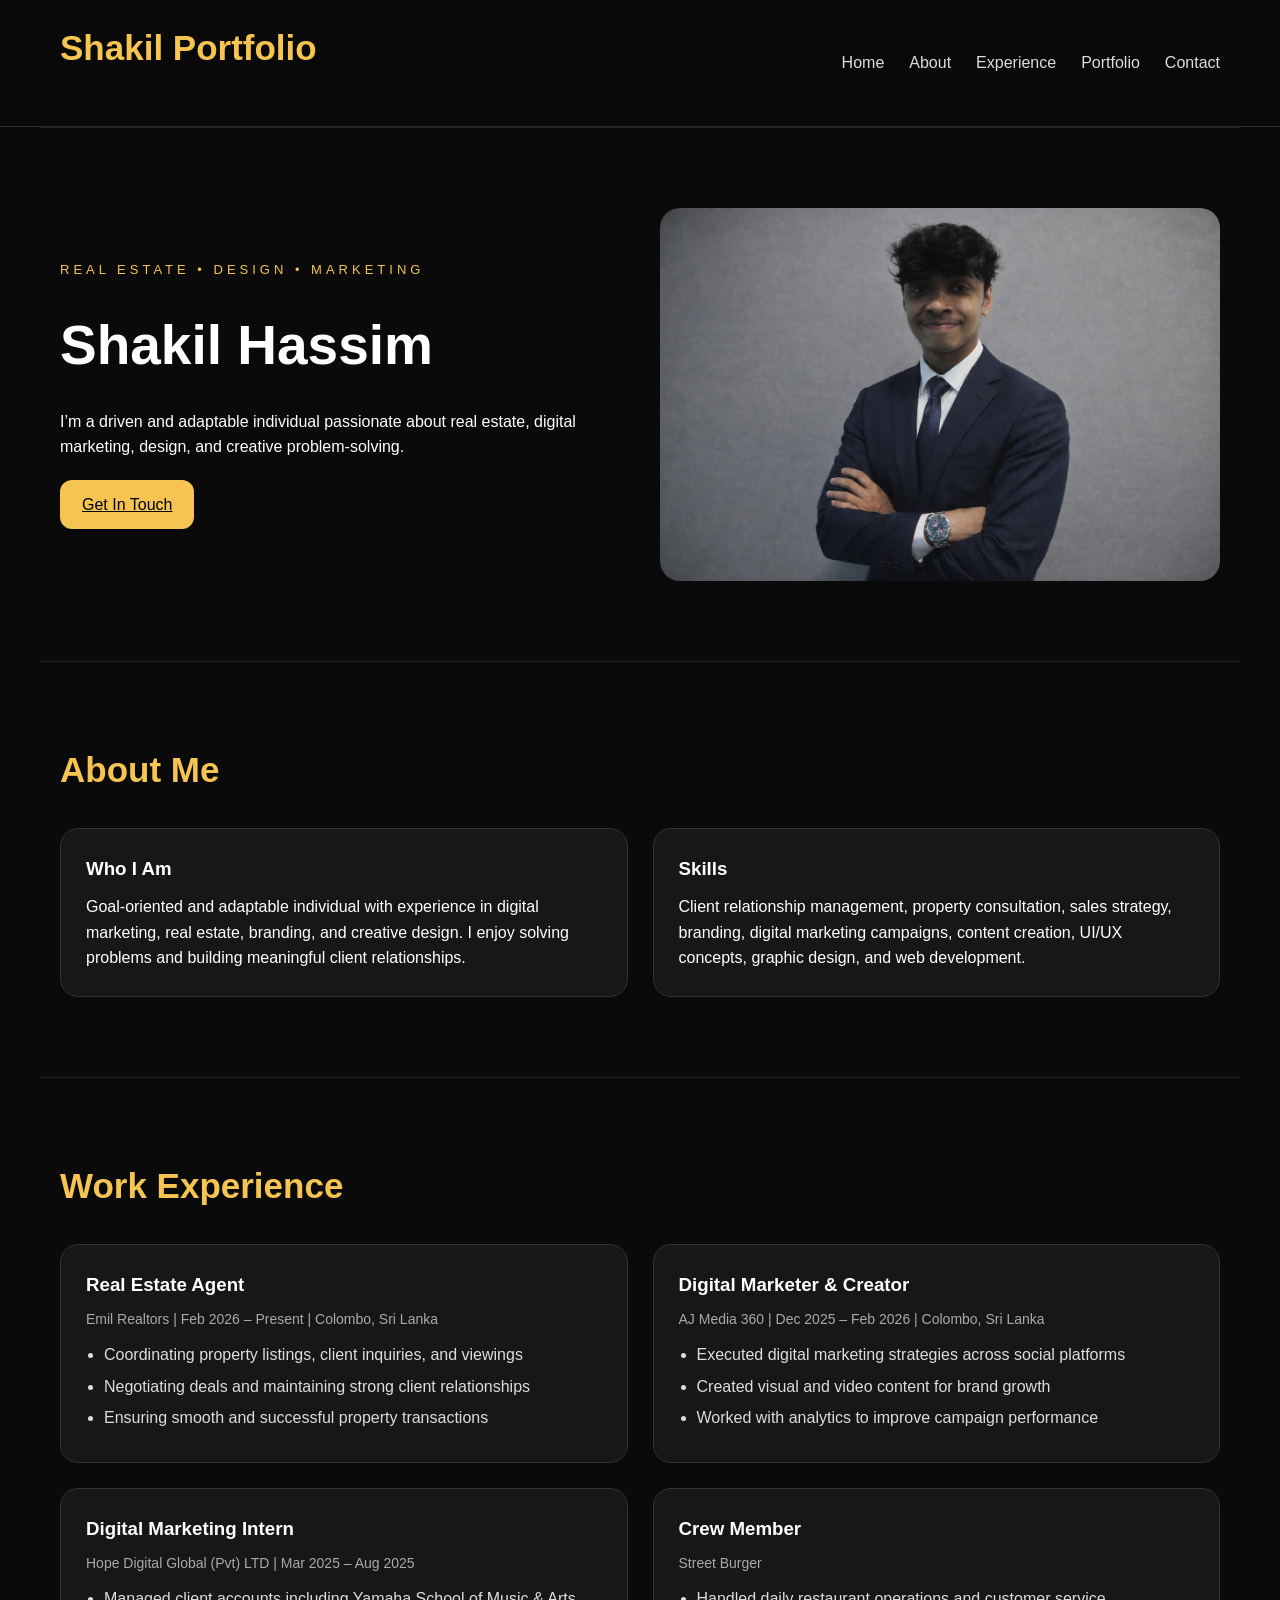
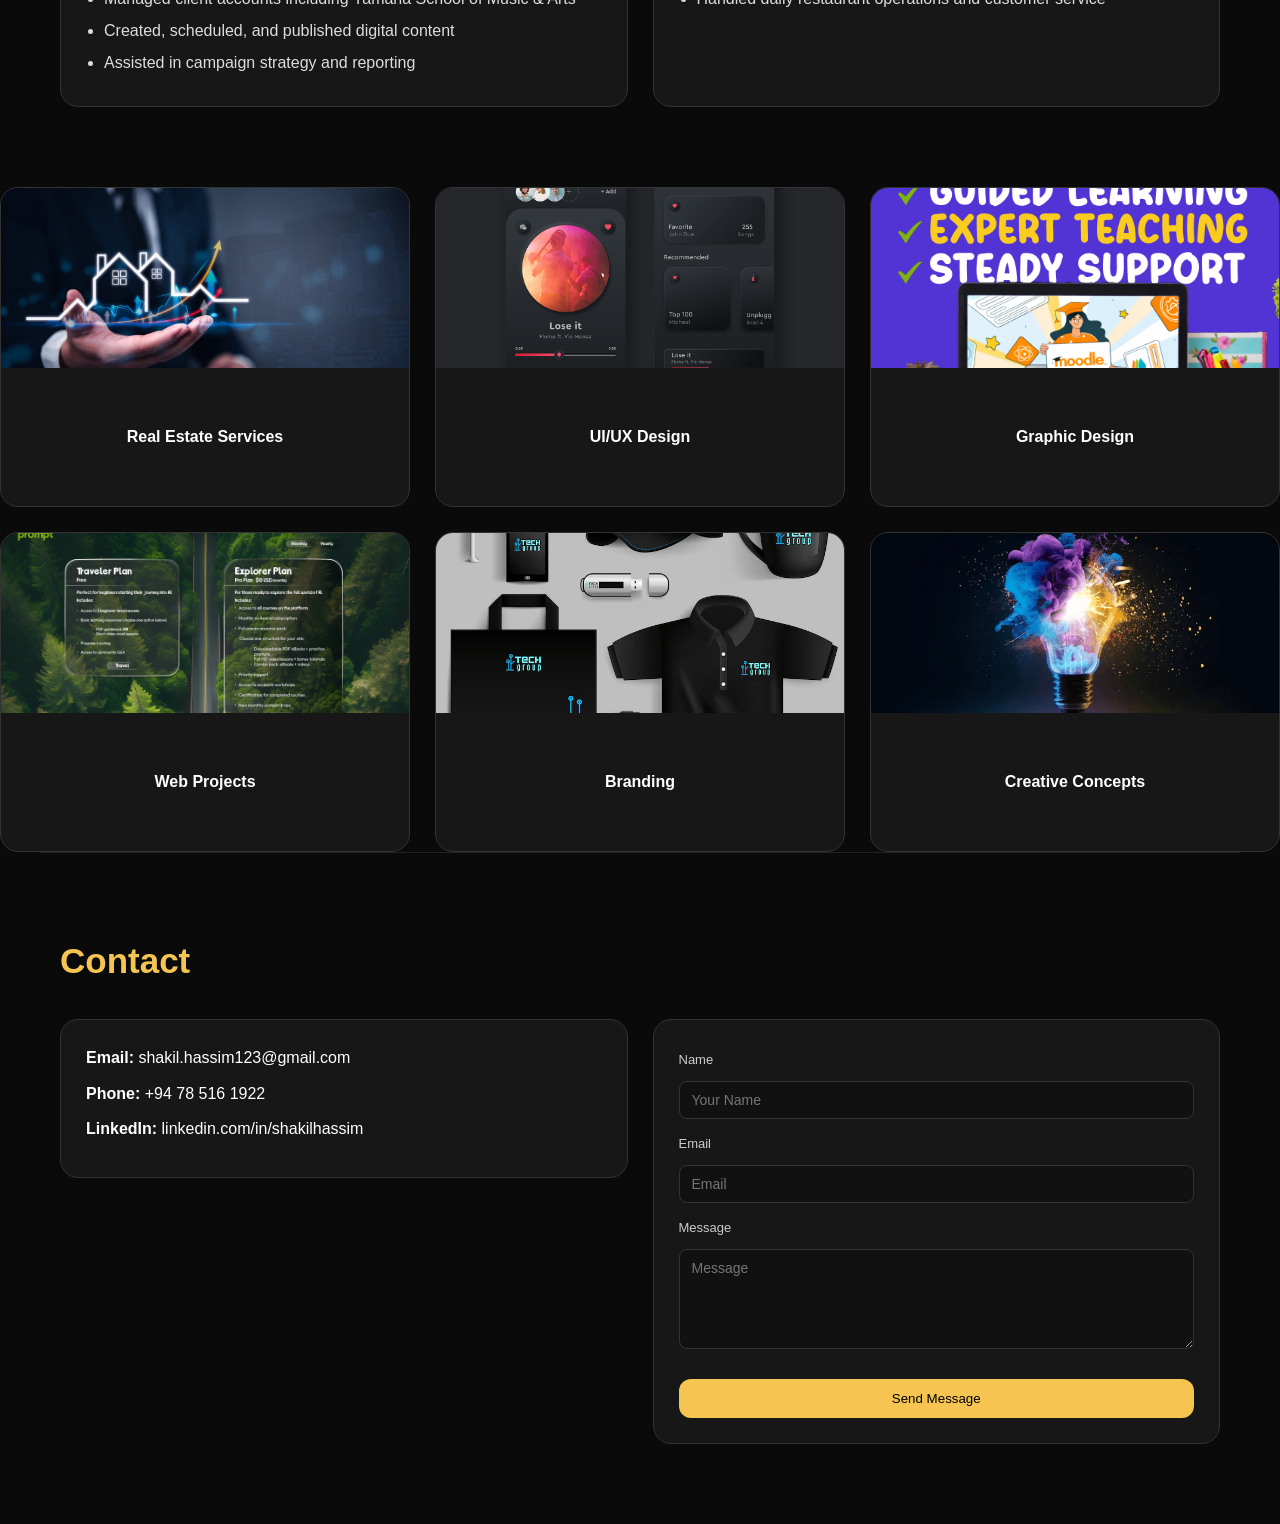
<file: index.html>
<!DOCTYPE html>
<html lang="en">
<head>
  <meta charset="UTF-8">
  <meta name="viewport" content="width=device-width, initial-scale=1">
  <title>Shakil Portfolio</title>
  <link rel="stylesheet" href="styles.css">
</head>

<body>

<header>
  <nav aria-label="Main Navigation">
    <h2>Shakil Portfolio</h2>
    <ul>
      <li><a href="#home">Home</a></li>
      <li><a href="#about">About</a></li>
      <li><a href="#experience">Experience</a></li>
      <li><a href="#portfolio">Portfolio</a></li>
      <li><a href="#contact">Contact</a></li>
    </ul>
  </nav>
</header>

<!-- HERO -->
<section id="home" class="hero">
  <div class="hero-text">
    <p class="tag">Real Estate • Design • Marketing</p>
    <h1>Shakil Hassim</h1>
    <p>
      I’m a driven and adaptable individual passionate about real estate,
      digital marketing, design, and creative problem-solving.
    </p>
    <a href="#contact" class="btn">Get In Touch</a>
  </div>

  <img src="profile.jpeg" alt="Shakil Profile Photo" class="profile-img">
</section>

<!-- ABOUT -->
<section id="about">
  <h2>About Me</h2>

  <div class="cards">
    <article class="card">
      <h3>Who I Am</h3>
      <p>
        Goal-oriented and adaptable individual with experience in digital marketing,
        real estate, branding, and creative design. I enjoy solving problems and building
        meaningful client relationships.
      </p>
    </article>

    <article class="card">
      <h3>Skills</h3>
      <p>
        Client relationship management, property consultation, sales strategy, branding,
        digital marketing campaigns, content creation, UI/UX concepts, graphic design,
        and web development.
      </p>
    </article>
  </div>
</section>

<!-- EXPERIENCE (NEW IMPROVED SECTION) -->
<section id="experience">
  <h2>Work Experience</h2>

  <div class="experience-grid">

    <article class="exp-card">
      <h3>Real Estate Agent</h3>
      <span>Emil Realtors | Feb 2026 – Present | Colombo, Sri Lanka</span>
      <ul>
        <li>Coordinating property listings, client inquiries, and viewings</li>
        <li>Negotiating deals and maintaining strong client relationships</li>
        <li>Ensuring smooth and successful property transactions</li>
      </ul>
    </article>

    <article class="exp-card">
      <h3>Digital Marketer & Creator</h3>
      <span>AJ Media 360 | Dec 2025 – Feb 2026 | Colombo, Sri Lanka</span>
      <ul>
        <li>Executed digital marketing strategies across social platforms</li>
        <li>Created visual and video content for brand growth</li>
        <li>Worked with analytics to improve campaign performance</li>
      </ul>
    </article>

    <article class="exp-card">
      <h3>Digital Marketing Intern</h3>
      <span>Hope Digital Global (Pvt) LTD | Mar 2025 – Aug 2025</span>
      <ul>
        <li>Managed client accounts including Yamaha School of Music & Arts</li>
        <li>Created, scheduled, and published digital content</li>
        <li>Assisted in campaign strategy and reporting</li>
      </ul>
    </article>

    <article class="exp-card">
      <h3>Crew Member</h3>
      <span>Street Burger</span>
      <ul>
        <li>Handled daily restaurant operations and customer service</li>
      </ul>
    </article>

  </div>
</section>

<!-- PORTFOLIO -->
<div class="portfolio-grid">

  <div class="portfolio-card">
    <img src="real-estate.jpg" alt="Real Estate Work">
    <h3>Real Estate Services</h3>
  </div>

  <div class="portfolio-card">
    <img src="uiux.png" alt="UI UX Design">
    <h3>UI/UX Design</h3>
  </div>

  <div class="portfolio-card">
    <img src="graphic-design.png" alt="Graphic Design">
    <h3>Graphic Design</h3>
  </div>

  <div class="portfolio-card">
    <img src="web-projects.png" alt="Web Projects">
    <h3>Web Projects</h3>
  </div>

  <div class="portfolio-card">
    <img src="branding.png" alt="Branding Work">
    <h3>Branding</h3>
  </div>

  <div class="portfolio-card">
    <img src="creative-concepts.png" alt="Creative Concepts">
    <h3>Creative Concepts</h3>
  </div>

</div>

<!-- CONTACT -->
<section id="contact">
  <h2>Contact</h2>

  <div class="contact-wrapper">

    <div class="card contact-info">
      <p><strong>Email:</strong> shakil.hassim123@gmail.com</p>
      <p><strong>Phone:</strong> +94 78 516 1922</p>
      <p><strong>LinkedIn:</strong> linkedin.com/in/shakilhassim</p>
    </div>

    <form class="card contact-form">
      <label for="name">Name</label>
      <input id="name" type="text" placeholder="Your Name" required>

      <label for="email">Email</label>
      <input id="email" type="email" placeholder="Email" required>

      <label for="message">Message</label>
      <textarea id="message" placeholder="Message" required></textarea>

      <button type="submit" class="btn">Send Message</button>
    </form>

  </div>
</section>

<script src="script.js"></script>
</body>
</html>
</file>
<file: styles.css>
*{
  margin:0;
  padding:0;
  box-sizing:border-box;
  font-family:Arial,sans-serif;
}

body{
  background:#0a0a0a;
  color:white;
  line-height:1.6;
}

/* NAV */
header{
  position:sticky;
  top:0;
  background:#0a0a0af5;
  border-bottom:1px solid #2b2b2b;
  z-index:999;
}

nav{
  max-width:1200px;
  margin:auto;
  padding:20px;
  display:flex;
  justify-content:space-between;
  align-items:center;
}

nav ul{
  display:flex;
  gap:25px;
  list-style:none;
}

nav a{
  color:#ddd;
  text-decoration:none;
}

/* SECTIONS */
section{
  max-width:1200px;
  margin:auto;
  padding:80px 20px;
  border-top:1px solid #222;
}

h1{font-size:55px;margin:20px 0;}
h2{color:#f5c451;margin-bottom:30px;font-size:35px;}
h3{margin-bottom:10px;color:#fff;}

/* HERO */
.hero{
  display:grid;
  grid-template-columns:1fr 1fr;
  gap:40px;
  align-items:center;
}

.tag{
  color:#f5c451;
  text-transform:uppercase;
  letter-spacing:4px;
  font-size:13px;
}

.profile-img{
  width:100%;
  border-radius:20px;
}

/* BUTTON */
.btn{
  display:inline-block;
  margin-top:20px;
  background:#f5c451;
  color:black;
  padding:12px 22px;
  border-radius:12px;
  border:none;
  cursor:pointer;
}

/* CARDS */
.cards{
  display:grid;
  grid-template-columns:1fr 1fr;
  gap:25px;
}

.card{
  background:#171717;
  border:1px solid #333;
  border-radius:18px;
  padding:25px;
}

/* EXPERIENCE */
.timeline{
  display:flex;
  flex-direction:column;
  gap:20px;
}

.exp-card{
  background:#171717;
  border:1px solid #333;
  border-radius:18px;
  padding:25px;
}

.exp-card span{
  display:block;
  color:#aaa;
  font-size:14px;
  margin-bottom:10px;
}

.exp-card ul{
  padding-left:20px;
}

/* PORTFOLIO */
.portfolio-grid{
  display:grid;
  grid-template-columns:repeat(3, 1fr);
  gap:25px;
}

/* FORCE ALL CARDS SAME SIZE */
.portfolio-card{
  background:#171717;
  border:1px solid #333;
  border-radius:18px;
  overflow:hidden;
  height:320px;              /* 🔥 FIXED BOX HEIGHT */
  display:flex;
  flex-direction:column;
  transition:0.3s ease;
}

/* hover effect stays */
.portfolio-card:hover{
  transform:translateY(-8px);
}

/* FORCE IMAGE TO NOT STRETCH */
.portfolio-card img{
  width:100%;
  height:180px;             /* 🔥 FIXED IMAGE AREA */
  object-fit:cover;
  display:block;
  flex-shrink:0;
}

/* TEXT AREA CONTROLLED */
.portfolio-card h3{
  padding:15px;
  margin:0;
  text-align:center;
  flex:1;
  display:flex;
  align-items:center;
  justify-content:center;
  font-size:16px;
}

/* CONTACT */
.contact-wrapper{
  display:grid;
  grid-template-columns:1fr 1fr;
  gap:25px;
  align-items:start;   /* 🔥 IMPORTANT: stops stretching */
}

/* LEFT INFO BOX */
.contact-info p{
  margin-bottom:10px;
}

/* RIGHT FORM */
.contact-form{
  display:flex;
  flex-direction:column;
  gap:10px;
}

/* SMALLER, CLEAN INPUTS */
.contact-form input,
.contact-form textarea{
  width:100%;
  padding:10px 12px;
  background:#111;
  border:1px solid #333;
  color:white;
  border-radius:8px;
  font-size:14px;
  margin:0;            /* 🔥 removes extra spacing */
}

/* textarea control */
.contact-form textarea{
  min-height:100px;
}

/* label spacing fix */
.contact-form label{
  font-size:13px;
  color:#ccc;
  margin-top:5px;
}

/* RESPONSIVE */
@media(max-width:900px){
  .hero,
  .cards,
  .portfolio-grid,
  .contact-wrapper{
    grid-template-columns:1fr;
  }

  nav{
    flex-direction:column;
    gap:15px;
  }

  h1{
    font-size:38px;
  }
}

@media(max-width:900px){
  .experience-grid{
    grid-template-columns:1fr;
  }
}

@media(max-width:900px){
  .portfolio-grid{
    grid-template-columns:repeat(1, 1fr);
  }
}

/* EXPERIENCE GRID (same vibe as portfolio) */
.experience-grid{
  display:grid;
  grid-template-columns:repeat(2,1fr);
  gap:25px;
}

/* EXPERIENCE CARDS (interactive like portfolio cards) */
.exp-card{
  background:#171717;
  border:1px solid #333;
  border-radius:18px;
  padding:25px;
  transition:0.3s ease;
}

/* hover effect like portfolio cards */
.exp-card:hover{
  transform:translateY(-8px);
  border-color:#f5c451;
}

/* title styling */
.exp-card h3{
  margin-bottom:8px;
  color:#fff;
}

/* subtitle */
.exp-card span{
  display:block;
  color:#aaa;
  font-size:14px;
  margin-bottom:12px;
}

/* bullet spacing */
.exp-card ul{
  padding-left:18px;
}

.exp-card li{
  margin-bottom:6px;
  color:#ddd;
}
</file>
